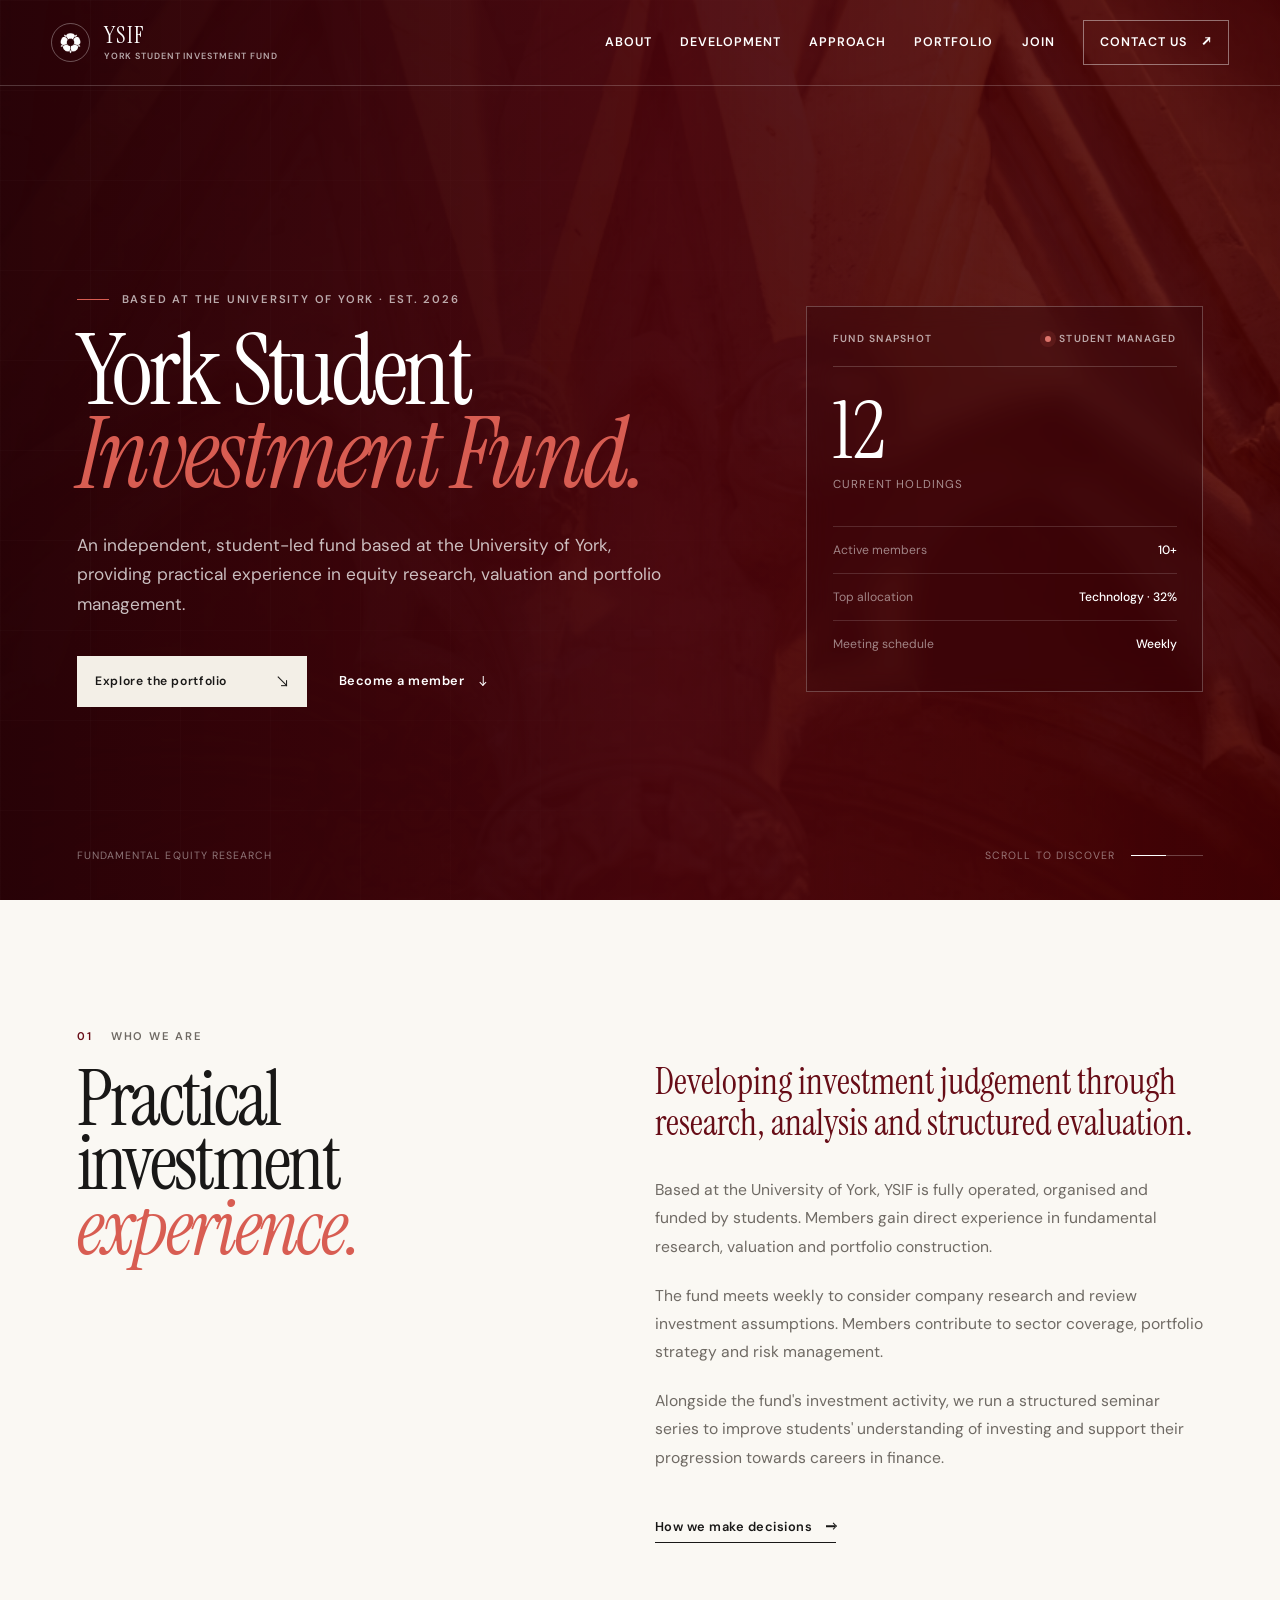
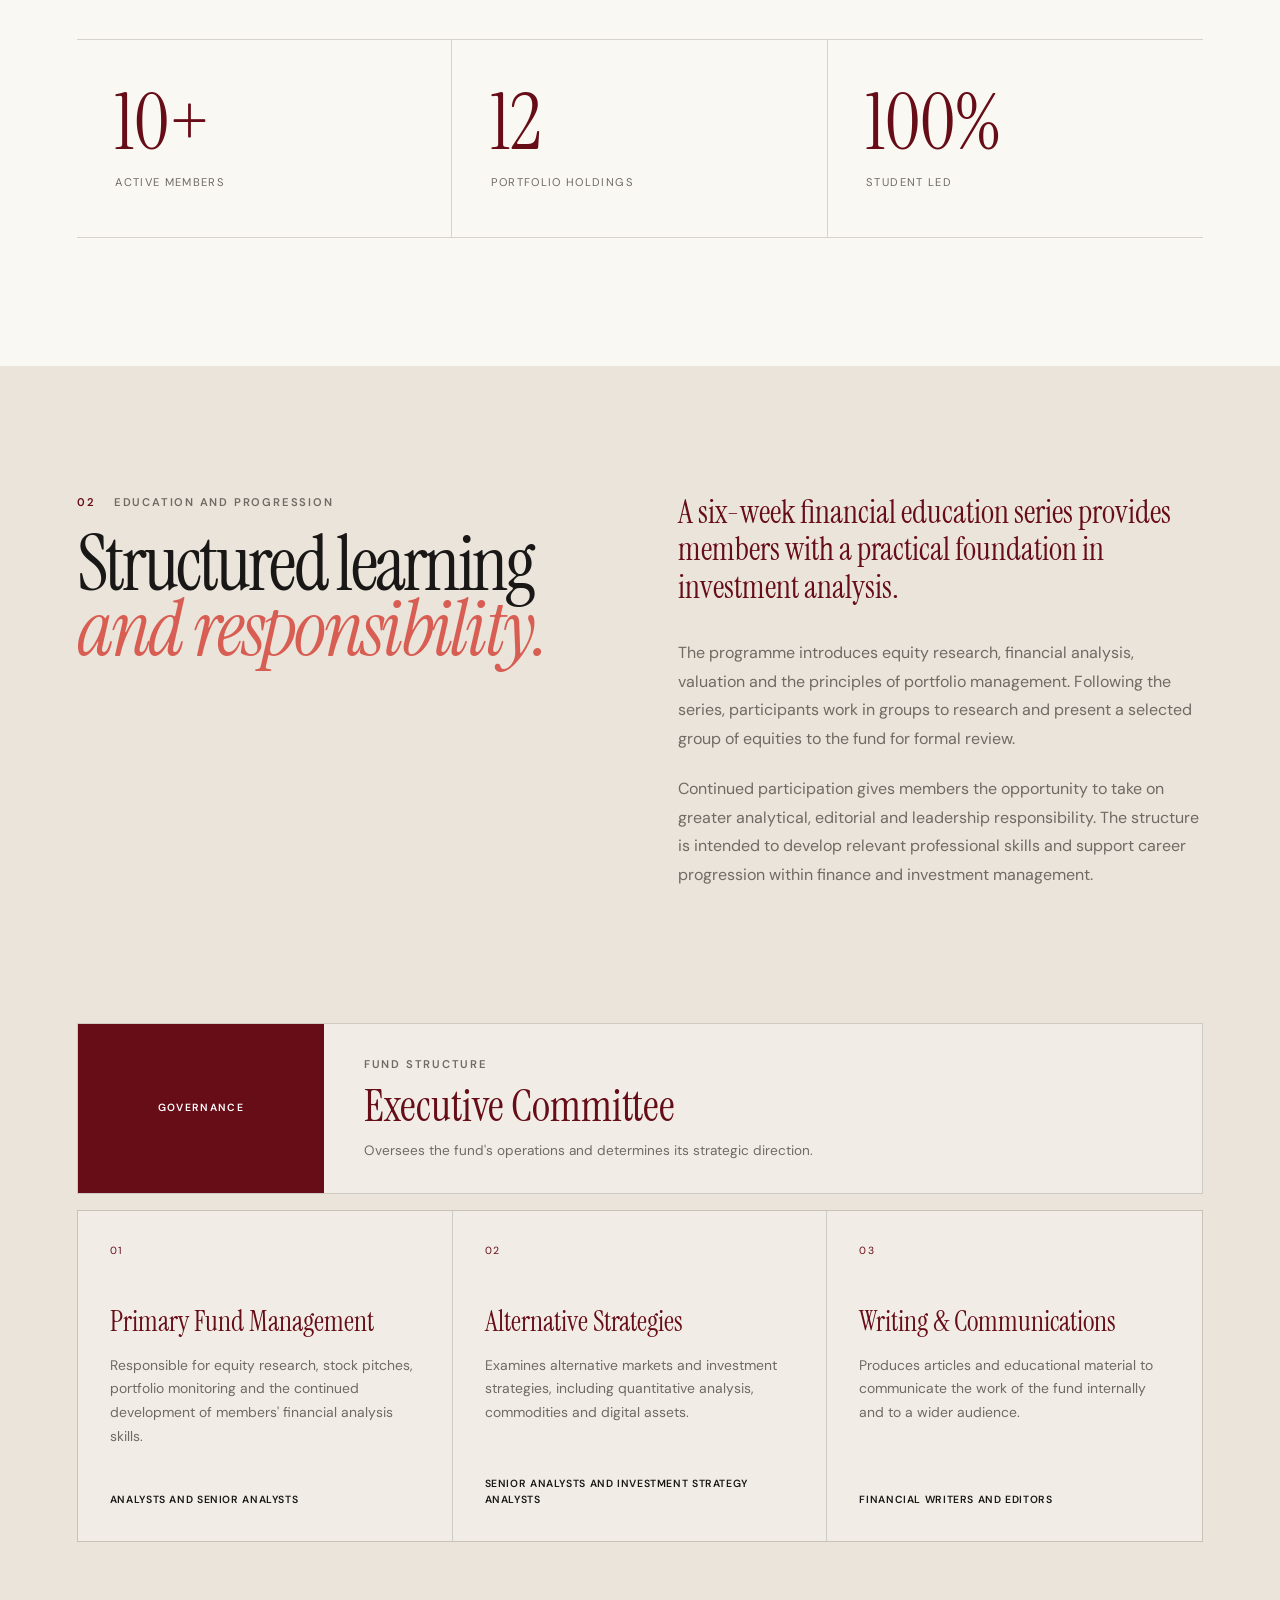
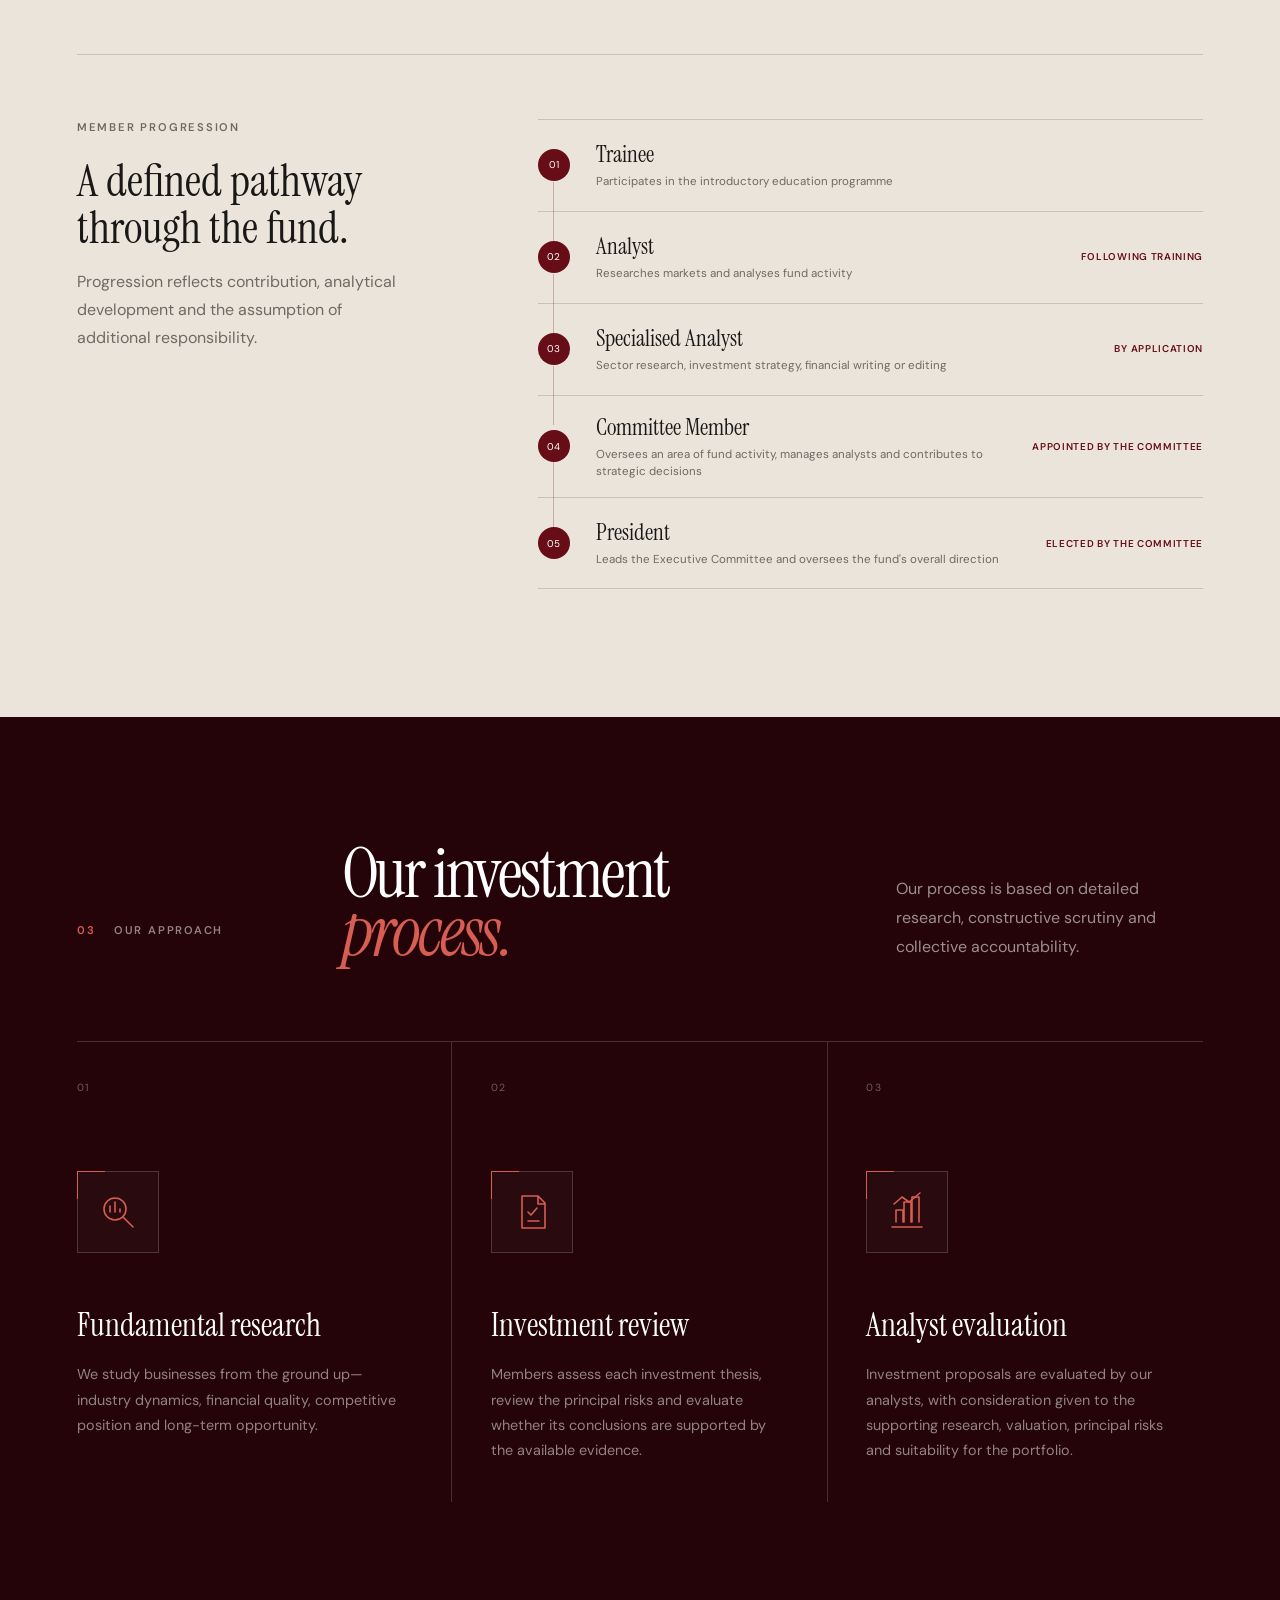
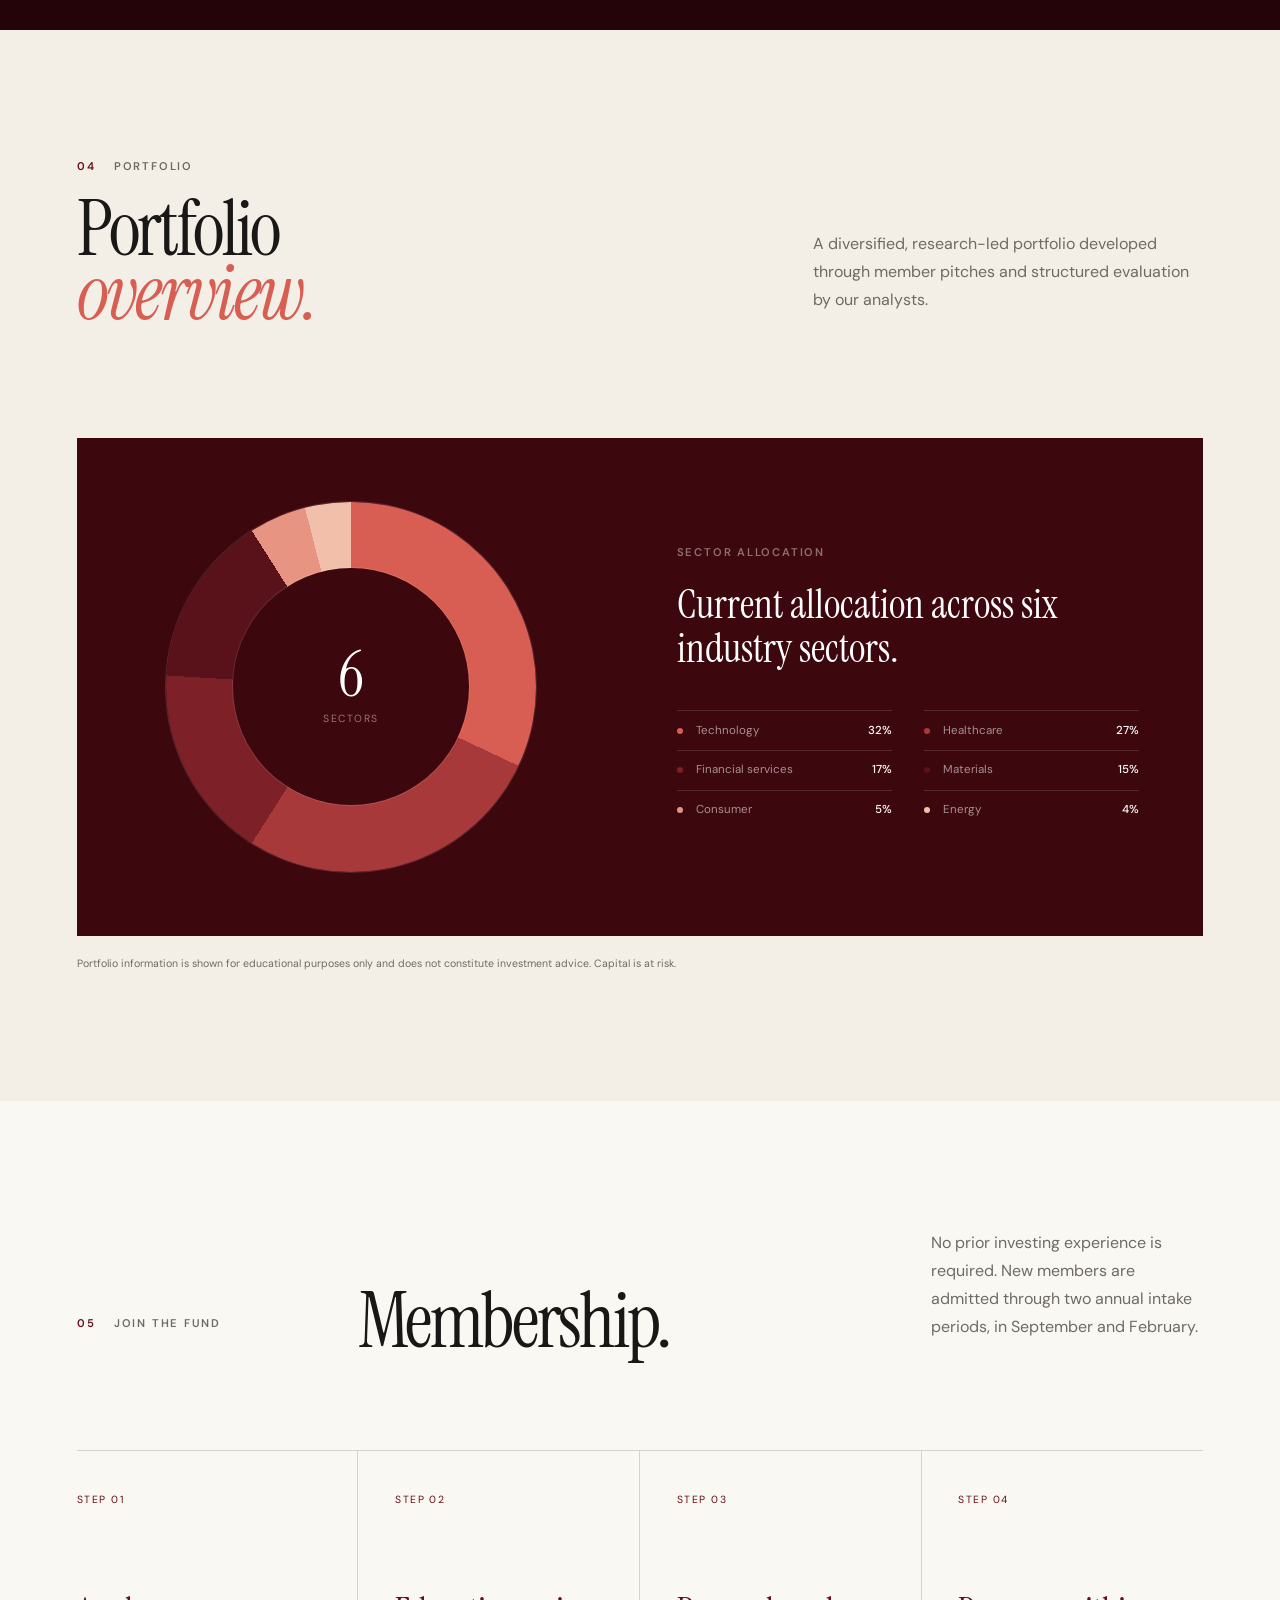
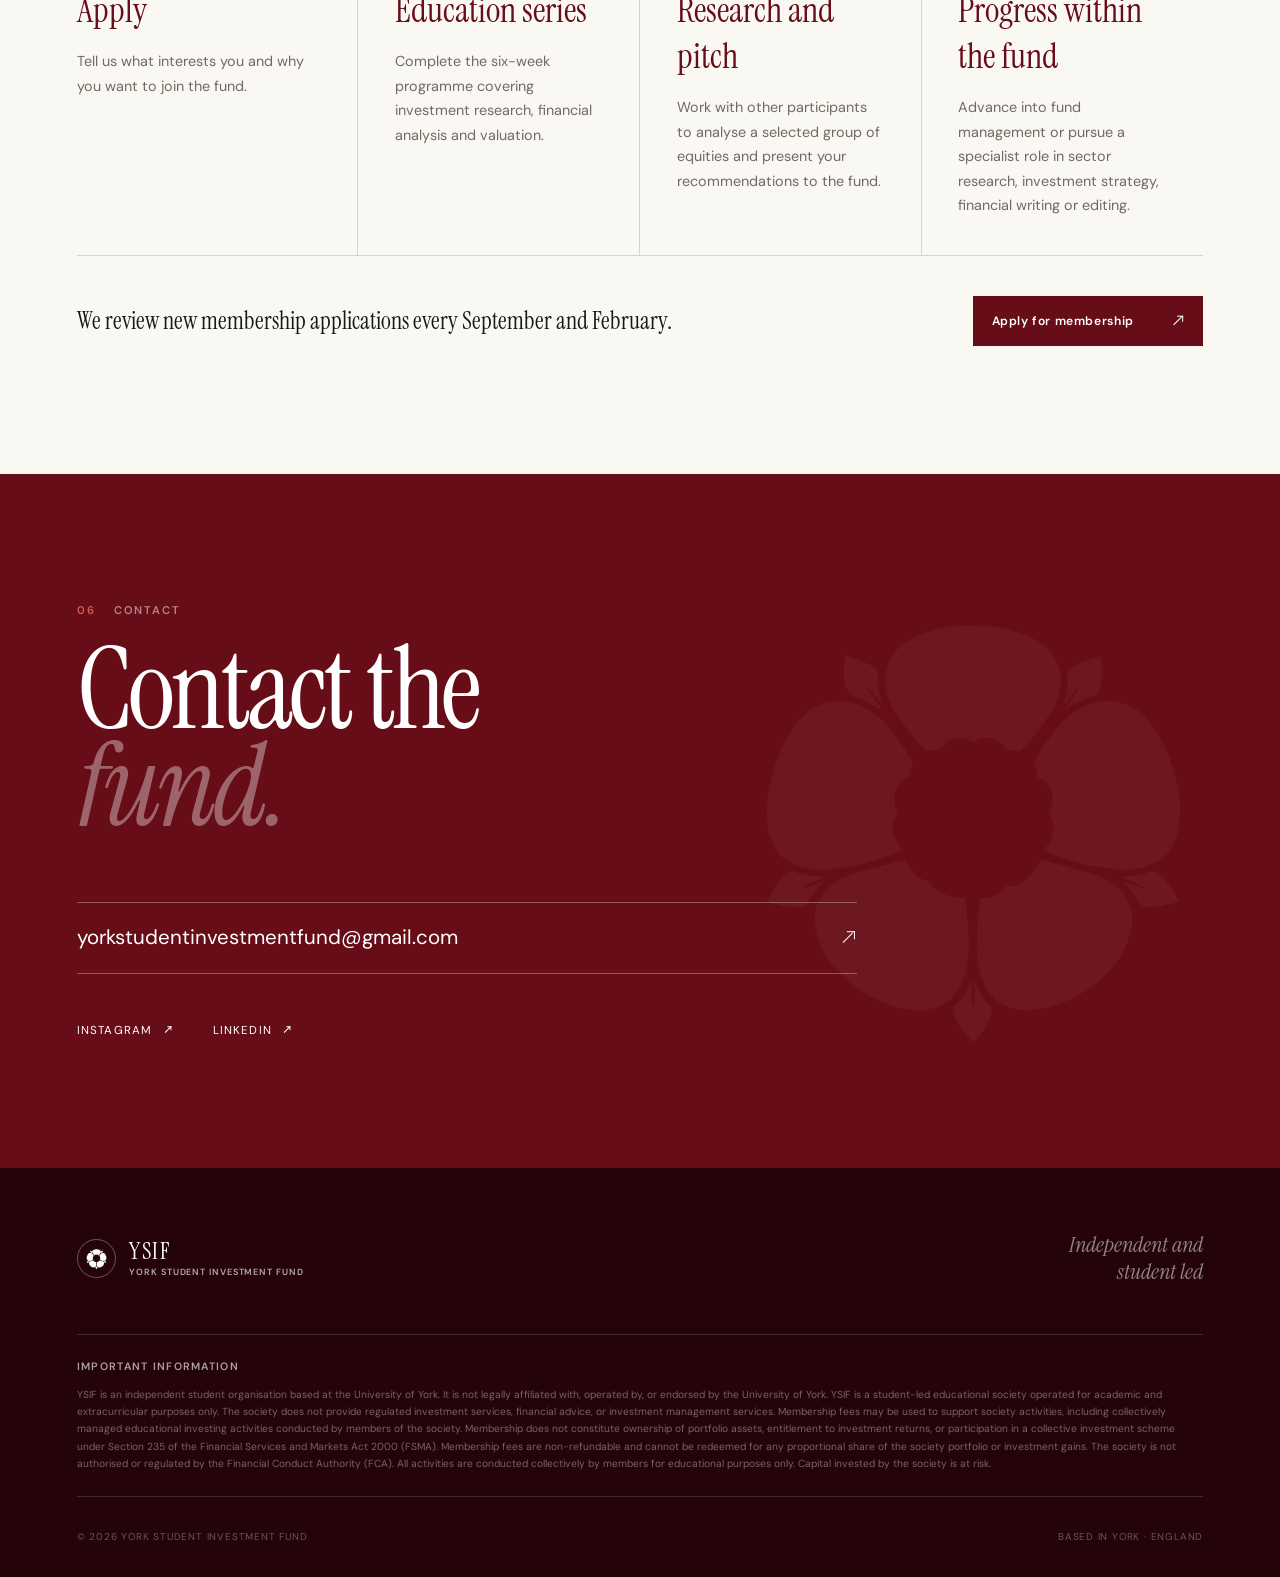
<file: index.html>
<!doctype html>
<html lang="en">
<head>
  <meta charset="UTF-8">
  <meta name="viewport" content="width=device-width, initial-scale=1.0">
  <meta name="description" content="York Student Investment Fund — a student-led fund developing practical investment experience at the University of York.">
  <meta name="theme-color" content="#5d0b12">
  <title>York Student Investment Fund</title>
  <link rel="icon" href="assets/favicon.png" type="image/png">
  <link rel="preconnect" href="https://fonts.googleapis.com">
  <link rel="preconnect" href="https://fonts.gstatic.com" crossorigin>
  <link href="https://fonts.googleapis.com/css2?family=DM+Sans:wght@400;500;600&amp;family=Instrument+Serif:ital@0;1&amp;display=swap" rel="stylesheet">
  <link rel="stylesheet" href="styles.css">
</head>
<body>
  <a class="skip-link" href="#main">Skip to content</a>

  <header class="site-header" data-header>
    <a class="brand" href="#top" aria-label="York Student Investment Fund home">
      <span class="brand-mark"><img src="assets/logo.png" alt=""></span>
      <span class="brand-copy">
        <strong>YSIF</strong>
        <small>York Student Investment Fund</small>
      </span>
    </a>
    <button class="menu-toggle" type="button" aria-expanded="false" aria-controls="site-nav" data-menu-toggle>
      <span></span><span></span><span></span><span class="sr-only">Open menu</span>
    </button>
    <nav class="site-nav" id="site-nav" aria-label="Primary" data-nav>
      <a href="#about">About</a>
      <a href="#development">Development</a>
      <a href="#approach">Approach</a>
      <a href="#portfolio">Portfolio</a>
      <a href="#join">Join</a>
      <a class="nav-cta" href="#contact">Contact us <span class="arrow-icon arrow-up-right" aria-hidden="true"></span></a>
    </nav>
  </header>

  <main id="main">
    <section class="hero" id="top">
      <div class="hero-photo" aria-hidden="true"></div>
      <div class="hero-grid"></div>
      <div class="hero-content">
        <p class="eyebrow reveal">Based at the University of York · Est. 2026</p>
        <h1 class="reveal">York Student<br><em>Investment Fund.</em></h1>
        <p class="hero-intro reveal">An independent, student-led fund based at the University of York, providing practical experience in equity research, valuation and portfolio management.</p>
        <div class="hero-actions reveal">
          <a class="button button-light" href="#portfolio">Explore the portfolio <span class="arrow-icon arrow-down-right" aria-hidden="true"></span></a>
          <a class="text-link" href="#join-application">Become a member <span class="arrow-icon arrow-down" aria-hidden="true"></span></a>
        </div>
      </div>

      <aside class="hero-card reveal" aria-label="Fund snapshot">
        <div class="card-topline"><span>Fund snapshot</span><span class="live-dot">Student managed</span></div>
        <div class="hero-stat"><strong data-count="12">12</strong><span>Current holdings</span></div>
        <div class="snapshot-row"><span>Active members</span><strong>10+</strong></div>
        <div class="snapshot-row"><span>Top allocation</span><strong>Technology · 32%</strong></div>
        <div class="snapshot-row"><span>Meeting schedule</span><strong>Weekly</strong></div>
      </aside>

      <div class="hero-foot">
        <span>Fundamental equity research</span>
        <a href="#about">Scroll to discover <span class="scroll-line"></span></a>
      </div>
    </section>

    <section class="about section-pad" id="about">
      <div class="section-heading reveal">
        <p class="kicker"><span>01</span> Who we are</p>
        <h2>Practical investment<br><em>experience.</em></h2>
      </div>
      <div class="about-copy reveal">
        <p class="lead">Developing investment judgement through research, analysis and structured evaluation.</p>
        <p>Based at the University of York, YSIF is fully operated, organised and funded by students. Members gain direct experience in fundamental research, valuation and portfolio construction.</p>
        <p>The fund meets weekly to consider company research and review investment assumptions. Members contribute to sector coverage, portfolio strategy and risk management.</p>
        <p>Alongside the fund's investment activity, we run a structured seminar series to improve students' understanding of investing and support their progression towards careers in finance.</p>
        <a class="inline-link" href="#approach">How we make decisions <span class="arrow-icon arrow-right" aria-hidden="true"></span></a>
      </div>
      <div class="about-stats reveal">
        <div><strong data-count="10" data-suffix="+">10+</strong><span>Active members</span></div>
        <div><strong data-count="12">12</strong><span>Portfolio holdings</span></div>
        <div><strong>100%</strong><span>Student led</span></div>
      </div>
    </section>

    <section class="development section-pad" id="development">
      <div class="development-head reveal">
        <div>
          <p class="kicker"><span>02</span> Education and progression</p>
          <h2>Structured learning<br><em>and responsibility.</em></h2>
        </div>
        <div class="development-summary">
          <p class="lead">A six-week financial education series provides members with a practical foundation in investment analysis.</p>
          <p>The programme introduces equity research, financial analysis, valuation and the principles of portfolio management. Following the series, participants work in groups to research and present a selected group of equities to the fund for formal review.</p>
          <p>Continued participation gives members the opportunity to take on greater analytical, editorial and leadership responsibility. The structure is intended to develop relevant professional skills and support career progression within finance and investment management.</p>
        </div>
      </div>

      <div class="structure-block reveal">
        <div class="structure-title">
          <span>Governance</span>
          <div>
            <p class="micro-label">Fund structure</p>
            <h3>Executive Committee</h3>
            <p>Oversees the fund's operations and determines its strategic direction.</p>
          </div>
        </div>
        <div class="structure-grid">
          <article>
            <span>01</span>
            <h4>Primary Fund Management</h4>
            <p>Responsible for equity research, stock pitches, portfolio monitoring and the continued development of members' financial analysis skills.</p>
            <small>Analysts and Senior Analysts</small>
          </article>
          <article>
            <span>02</span>
            <h4>Alternative Strategies</h4>
            <p>Examines alternative markets and investment strategies, including quantitative analysis, commodities and digital assets.</p>
            <small>Senior Analysts and Investment Strategy Analysts</small>
          </article>
          <article>
            <span>03</span>
            <h4>Writing &amp; Communications</h4>
            <p>Produces articles and educational material to communicate the work of the fund internally and to a wider audience.</p>
            <small>Financial Writers and Editors</small>
          </article>
        </div>
      </div>

      <div class="progression reveal">
        <div class="progression-intro">
          <p class="micro-label">Member progression</p>
          <h3>A defined pathway through the fund.</h3>
          <p>Progression reflects contribution, analytical development and the assumption of additional responsibility.</p>
        </div>
        <ol class="progression-path">
          <li><span>01</span><div><strong>Trainee</strong><small>Participates in the introductory education programme</small></div></li>
          <li><span>02</span><div><strong>Analyst</strong><small>Researches markets and analyses fund activity</small></div><em>Following training</em></li>
          <li><span>03</span><div><strong>Specialised Analyst</strong><small>Sector research, investment strategy, financial writing or editing</small></div><em>By application</em></li>
          <li><span>04</span><div><strong>Committee Member</strong><small>Oversees an area of fund activity, manages analysts and contributes to strategic decisions</small></div><em>Appointed by the Committee</em></li>
          <li><span>05</span><div><strong>President</strong><small>Leads the Executive Committee and oversees the fund's overall direction</small></div><em>Elected by the Committee</em></li>
        </ol>
      </div>
    </section>

    <section class="approach section-pad" id="approach">
      <div class="approach-intro reveal">
        <p class="kicker kicker-light"><span>03</span> Our approach</p>
        <h2>Our investment<br><em>process.</em></h2>
        <p>Our process is based on detailed research, constructive scrutiny and collective accountability.</p>
      </div>
      <div class="principles">
        <article class="principle reveal">
          <span class="principle-num">01</span>
          <div class="principle-icon" aria-hidden="true">
            <svg viewBox="0 0 48 48" fill="none">
              <circle cx="21" cy="21" r="11"></circle>
              <path d="M29 29l10 10M16 24v-6M21 24v-10M26 24v-3"></path>
            </svg>
          </div>
          <h3>Fundamental research</h3>
          <p>We study businesses from the ground up—industry dynamics, financial quality, competitive position and long-term opportunity.</p>
        </article>
        <article class="principle reveal">
          <span class="principle-num">02</span>
          <div class="principle-icon" aria-hidden="true">
            <svg viewBox="0 0 48 48" fill="none">
              <path d="M14 8h16l7 7v25H14zM30 8v8h7"></path>
              <path d="M20 24l3 3 6-7M20 33h11"></path>
            </svg>
          </div>
          <h3>Investment review</h3>
          <p>Members assess each investment thesis, review the principal risks and evaluate whether its conclusions are supported by the available evidence.</p>
        </article>
        <article class="principle reveal">
          <span class="principle-num">03</span>
          <div class="principle-icon" aria-hidden="true">
            <svg viewBox="0 0 48 48" fill="none">
              <path d="M9 39h30M13 34V22h7v12M21 34V14h7v20M29 34V9h7v25"></path>
              <path d="M11 16l8-7 7 5 11-9"></path>
            </svg>
          </div>
          <h3>Analyst evaluation</h3>
          <p>Investment proposals are evaluated by our analysts, with consideration given to the supporting research, valuation, principal risks and suitability for the portfolio.</p>
        </article>
      </div>
    </section>

    <section class="portfolio section-pad" id="portfolio">
      <div class="portfolio-head reveal">
        <div>
          <p class="kicker"><span>04</span> Portfolio</p>
          <h2>Portfolio<br><em>overview.</em></h2>
        </div>
        <p>A diversified, research-led portfolio developed through member pitches and structured evaluation by our analysts.</p>
      </div>

      <div class="allocation reveal">
        <div class="allocation-chart" role="img" aria-label="Portfolio sector allocation: Technology 32%, Healthcare 27%, Financial Services 17%, Materials 15%, Consumer 5%, Energy 4%">
          <div class="allocation-centre"><strong>6</strong><span>Sectors</span></div>
        </div>
        <div class="allocation-copy">
          <p class="micro-label">Sector allocation</p>
          <h3>Current allocation across six industry sectors.</h3>
          <div class="legend">
            <div><i class="c1"></i><span>Technology</span><strong>32%</strong></div>
            <div><i class="c2"></i><span>Healthcare</span><strong>27%</strong></div>
            <div><i class="c3"></i><span>Financial services</span><strong>17%</strong></div>
            <div><i class="c4"></i><span>Materials</span><strong>15%</strong></div>
            <div><i class="c5"></i><span>Consumer</span><strong>5%</strong></div>
            <div><i class="c6"></i><span>Energy</span><strong>4%</strong></div>
          </div>
        </div>
      </div>

      <p class="portfolio-note reveal">Portfolio information is shown for educational purposes only and does not constitute investment advice. Capital is at risk.</p>
    </section>

    <section class="join section-pad" id="join">
      <div class="join-heading reveal">
        <p class="kicker"><span>05</span> Join the fund</p>
        <h2>Membership.</h2>
        <p>No prior investing experience is required. New members are admitted through two annual intake periods, in September and February.</p>
      </div>
      <div class="join-steps">
        <article class="join-step reveal">
          <span>Step 01</span><h3>Apply</h3>
          <p>Tell us what interests you and why you want to join the fund.</p>
        </article>
        <article class="join-step reveal">
          <span>Step 02</span><h3>Education series</h3>
          <p>Complete the six-week programme covering investment research, financial analysis and valuation.</p>
        </article>
        <article class="join-step reveal">
          <span>Step 03</span><h3>Research and pitch</h3>
          <p>Work with other participants to analyse a selected group of equities and present your recommendations to the fund.</p>
        </article>
        <article class="join-step reveal">
          <span>Step 04</span><h3>Progress within the fund</h3>
          <p>Advance into fund management or pursue a specialist role in sector research, investment strategy, financial writing or editing.</p>
        </article>
      </div>
      <div class="join-cta reveal" id="join-application">
        <p>We review new membership applications every September and February.</p>
        <a class="button button-burgundy" href="https://docs.google.com/forms/d/e/1FAIpQLScsEZROIhG37NounwCizdPQ0LRBqoYuk6j4_01O0-hogD96ww/viewform?usp=publish-editor" target="_blank" rel="noreferrer">Apply for membership <span class="arrow-icon arrow-up-right" aria-hidden="true"></span></a>
      </div>
    </section>

    <section class="contact section-pad" id="contact">
      <div class="contact-mark"><img src="assets/logo.png" alt=""></div>
      <p class="kicker kicker-light reveal"><span>06</span> Contact</p>
      <h2 class="reveal">Contact the<br><em>fund.</em></h2>
      <a class="contact-email reveal" href="mailto:yorkstudentinvestmentfund@gmail.com">yorkstudentinvestmentfund@gmail.com <span class="arrow-icon arrow-up-right" aria-hidden="true"></span></a>
      <div class="social-links reveal">
        <a href="https://www.instagram.com/ysif_york/" target="_blank" rel="noreferrer">Instagram <span class="arrow-icon arrow-up-right" aria-hidden="true"></span></a>
        <a href="https://www.linkedin.com/company/york-student-investment-fund/" target="_blank" rel="noreferrer">LinkedIn <span class="arrow-icon arrow-up-right" aria-hidden="true"></span></a>
      </div>
    </section>
  </main>

  <footer class="footer">
    <div class="footer-top">
      <a class="brand footer-brand" href="#top">
        <span class="brand-mark"><img src="assets/logo.png" alt=""></span>
        <span class="brand-copy"><strong>YSIF</strong><small>York Student Investment Fund</small></span>
      </a>
      <p>Independent and<br>student led</p>
    </div>
    <div class="disclaimer">
      <h2>Important information</h2>
      <p>YSIF is an independent student organisation based at the University of York. It is not legally affiliated with, operated by, or endorsed by the University of York. YSIF is a student-led educational society operated for academic and extracurricular purposes only. The society does not provide regulated investment services, financial advice, or investment management services. Membership fees may be used to support society activities, including collectively managed educational investing activities conducted by members of the society. Membership does not constitute ownership of portfolio assets, entitlement to investment returns, or participation in a collective investment scheme under Section 235 of the Financial Services and Markets Act 2000 (FSMA). Membership fees are non-refundable and cannot be redeemed for any proportional share of the society portfolio or investment gains. The society is not authorised or regulated by the Financial Conduct Authority (FCA). All activities are conducted collectively by members for educational purposes only. Capital invested by the society is at risk.</p>
    </div>
    <div class="footer-bottom"><span>© 2026 York Student Investment Fund</span><span>Based in York · England</span></div>
  </footer>

  <script src="script.js"></script>
</body>
</html>
</file>
<file: styles.css>
:root {
  --burgundy: #670d17;
  --burgundy-dark: #3d070e;
  --burgundy-deep: #240408;
  --coral: #d85d52;
  --ivory: #f3efe7;
  --paper: #faf8f3;
  --ink: #191817;
  --muted: #6f6a64;
  --line: rgba(25,24,23,.16);
  --serif: "Instrument Serif", Georgia, serif;
  --sans: "DM Sans", Arial, sans-serif;
}

*, *::before, *::after { box-sizing: border-box; }
html { scroll-behavior: smooth; }
body { margin: 0; background: var(--paper); color: var(--ink); font-family: var(--sans); font-size: 16px; line-height: 1.55; }
body.menu-open { overflow: hidden; }
a { color: inherit; }
img { display: block; max-width: 100%; }
button, a { -webkit-tap-highlight-color: transparent; }
.sr-only { position: absolute; width: 1px; height: 1px; padding: 0; margin: -1px; overflow: hidden; clip: rect(0,0,0,0); white-space: nowrap; border: 0; }
.skip-link { position: fixed; top: -100px; left: 1rem; z-index: 1000; padding: .8rem 1rem; background: #fff; color: #000; }
.skip-link:focus { top: 1rem; }

.site-header { position: fixed; z-index: 100; top: 0; left: 0; width: 100%; height: 86px; padding: 0 clamp(1.25rem,4vw,4.75rem); display: flex; align-items: center; justify-content: space-between; color: #fff; border-bottom: 1px solid rgba(255,255,255,.2); transition: background .35s, height .35s, color .35s, border-color .35s; }
.site-header.scrolled { height: 72px; background: rgba(250,248,243,.94); color: var(--ink); border-color: var(--line); backdrop-filter: blur(18px); }
.brand { display: inline-flex; align-items: center; gap: .85rem; text-decoration: none; }
.brand-mark { width: 39px; height: 39px; display: grid; place-items: center; border: 1px solid rgba(255,255,255,.32); border-radius: 50%; }
.brand-mark img { width: 23px; height: 23px; object-fit: contain; }
.site-header.scrolled .brand-mark { background: var(--burgundy); border-color: var(--burgundy); }
.brand-copy { display: grid; line-height: 1.05; }
.brand-copy strong { font: 400 1.45rem/1 var(--serif); letter-spacing: .06em; }
.brand-copy small { margin-top: .28rem; font-size: .56rem; font-weight: 600; letter-spacing: .1em; text-transform: uppercase; opacity: .65; }
.site-nav { display: flex; align-items: center; gap: clamp(1.2rem,2.2vw,2.6rem); }
.site-nav a { position: relative; text-decoration: none; font-size: .78rem; font-weight: 600; letter-spacing: .08em; text-transform: uppercase; }
.site-nav > a:not(.nav-cta)::after { content: ""; position: absolute; right: 0; bottom: -.5rem; left: 0; height: 1px; background: currentColor; transform: scaleX(0); transform-origin: right; transition: transform .25s; }
.site-nav > a:hover::after, .site-nav > a.active::after { transform: scaleX(1); transform-origin: left; }
.nav-cta { padding: .75rem 1rem; border: 1px solid rgba(255,255,255,.42); }
.site-header.scrolled .nav-cta { border-color: var(--line); }
.arrow-icon { position: relative; display: inline-block; width: .86em; height: .86em; margin-left: .65rem; color: currentColor; vertical-align: -.08em; transform: rotate(var(--arrow-angle, 0deg)); }
.arrow-icon::before { content: ""; position: absolute; top: 50%; left: 9%; width: 82%; height: 1.5px; background: currentColor; transform: translateY(-50%); }
.arrow-icon::after { content: ""; position: absolute; top: 50%; right: 6%; width: .38em; height: .38em; border-top: 1.5px solid currentColor; border-right: 1.5px solid currentColor; transform: translateY(-50%) rotate(45deg); }
.arrow-right { --arrow-angle: 0deg; }
.arrow-down-right { --arrow-angle: 45deg; }
.arrow-down { --arrow-angle: 90deg; }
.arrow-up-right { --arrow-angle: -45deg; }
.menu-toggle { display: none; width: 42px; height: 42px; border: 0; background: transparent; color: inherit; }
.menu-toggle > span:not(.sr-only) { display: block; width: 22px; height: 1px; margin: 5px auto; background: currentColor; transition: .25s; }

.hero { position: relative; min-height: 820px; height: min(920px,100svh); overflow: hidden; display: grid; grid-template-columns: minmax(0,1fr) minmax(330px,31vw); grid-template-rows: 1fr auto; padding: 150px clamp(1.25rem,6vw,7.5rem) 36px; color: #fff; background: var(--burgundy-dark); }
.hero::after { content: ""; position: absolute; inset: 0; z-index: 1; background: linear-gradient(90deg, rgba(37,2,7,.94) 0%, rgba(67,5,13,.82) 52%, rgba(44,3,8,.46) 100%); }
.hero-photo { position: absolute; inset: 0; background: url("assets/ysif-background.png") 74% center/cover no-repeat; transform: scale(1.04); animation: heroZoom 12s ease-out both; }
@keyframes heroZoom { to { transform: scale(1); } }
.hero-grid { position: absolute; z-index: 2; inset: 0; opacity: .14; background-image: linear-gradient(rgba(255,255,255,.13) 1px,transparent 1px),linear-gradient(90deg,rgba(255,255,255,.13) 1px,transparent 1px); background-size: 90px 90px; mask-image: linear-gradient(90deg,#000,transparent 78%); }
.hero-content { position: relative; z-index: 3; align-self: center; max-width: 820px; padding-right: 4rem; }
.eyebrow, .kicker, .micro-label { margin: 0 0 1.35rem; font-size: .7rem; font-weight: 600; letter-spacing: .16em; text-transform: uppercase; }
.eyebrow { color: rgba(255,255,255,.66); }
.eyebrow::before { content: ""; display: inline-block; width: 32px; height: 1px; margin: 0 .8rem .2rem 0; background: var(--coral); }
.hero h1, h2 { margin: 0; font: 400 clamp(4.2rem,7.7vw,8.4rem)/.84 var(--serif); letter-spacing: -.035em; }
.hero h1 em, h2 em { font-weight: 400; color: var(--coral); }
.hero-intro { max-width: 590px; margin: 2.2rem 0 0; color: rgba(255,255,255,.74); font-size: clamp(1rem,1.35vw,1.18rem); line-height: 1.7; }
.hero-actions { display: flex; align-items: center; gap: 2rem; margin-top: 2.3rem; }
.button { display: inline-flex; align-items: center; justify-content: space-between; min-width: 230px; padding: 1rem 1.15rem; text-decoration: none; font-size: .76rem; font-weight: 600; letter-spacing: .05em; transition: transform .25s, background .25s, color .25s; }
.button:hover { transform: translateY(-3px); }
.button .arrow-icon { font-size: 1rem; }
.button-light { color: var(--ink); background: var(--ivory); }
.text-link, .inline-link { text-decoration: none; font-size: .8rem; font-weight: 600; letter-spacing: .04em; }
.text-link .arrow-icon, .inline-link .arrow-icon { margin-left: .6rem; transition: transform .25s; }
.text-link:hover .arrow-icon, .inline-link:hover .arrow-icon { transform: rotate(var(--arrow-angle, 0deg)) translateX(5px); }
.hero-card { position: relative; z-index: 3; align-self: center; padding: 1.5rem 1.6rem; border: 1px solid rgba(255,255,255,.24); background: rgba(45,3,9,.36); backdrop-filter: blur(12px); }
.card-topline { display: flex; justify-content: space-between; padding-bottom: 1.25rem; border-bottom: 1px solid rgba(255,255,255,.18); color: rgba(255,255,255,.64); font-size: .64rem; font-weight: 600; letter-spacing: .12em; text-transform: uppercase; }
.live-dot::before { content: ""; display: inline-block; width: 6px; height: 6px; margin-right: .5rem; border-radius: 50%; background: #dc746b; box-shadow: 0 0 0 5px rgba(216,93,82,.12); }
.hero-stat { display: grid; padding: 2rem 0; }
.hero-stat strong { font: 400 5rem/.8 var(--serif); }
.hero-stat span { margin-top: .8rem; color: rgba(255,255,255,.55); font-size: .72rem; text-transform: uppercase; letter-spacing: .1em; }
.snapshot-row { display: flex; justify-content: space-between; gap: 1rem; padding: .85rem 0; border-top: 1px solid rgba(255,255,255,.14); font-size: .76rem; }
.snapshot-row span { color: rgba(255,255,255,.5); }
.snapshot-row strong { font-weight: 500; text-align: right; }
.hero-foot { position: relative; z-index: 3; grid-column: 1/-1; display: flex; justify-content: space-between; align-items: center; color: rgba(255,255,255,.45); font-size: .66rem; letter-spacing: .1em; text-transform: uppercase; }
.hero-foot a { display: flex; align-items: center; text-decoration: none; }
.scroll-line { display: inline-block; width: 72px; height: 1px; margin-left: 1rem; overflow: hidden; background: rgba(255,255,255,.25); }
.scroll-line::after { content: ""; display: block; width: 35px; height: 1px; background: #fff; animation: scroll 2s infinite ease-in-out; }
@keyframes scroll { from { transform: translateX(-35px); } to { transform: translateX(72px); } }

.section-pad { padding: clamp(5rem,10vw,9rem) clamp(1.25rem,6vw,7.5rem); }
.kicker { color: var(--muted); }
.kicker span { display: inline-block; margin-right: .85rem; color: var(--burgundy); }
.about { display: grid; grid-template-columns: minmax(260px,.82fr) minmax(320px,1fr); column-gap: clamp(4rem,10vw,11rem); row-gap: 6rem; background: var(--paper); }
.section-heading h2, .portfolio h2, .join h2 { font-size: clamp(3.7rem,6vw,7rem); }
.about-copy { padding-top: 2.1rem; }
.about-copy .lead { margin: 0 0 2rem; color: var(--burgundy); font: 400 clamp(1.8rem,2.8vw,2.65rem)/1.15 var(--serif); }
.about-copy > p:not(.lead) { color: var(--muted); max-width: 640px; margin: 0 0 1.3rem; font-size: .98rem; line-height: 1.8; }
.inline-link { display: inline-block; margin-top: 1.5rem; padding-bottom: .35rem; border-bottom: 1px solid var(--ink); }
.about-stats { grid-column: 1/-1; display: grid; grid-template-columns: repeat(3,1fr); border-top: 1px solid var(--line); border-bottom: 1px solid var(--line); }
.about-stats > div { padding: 2.8rem clamp(1.2rem,3vw,3rem); border-right: 1px solid var(--line); }
.about-stats > div:last-child { border: 0; }
.about-stats strong { display: block; color: var(--burgundy); font: 400 clamp(3.8rem,6vw,6.5rem)/1 var(--serif); }
.about-stats span { display: block; margin-top: .8rem; color: var(--muted); font-size: .7rem; letter-spacing: .12em; text-transform: uppercase; }

.development { background: #eae4da; }
.development-head { display: grid; grid-template-columns: minmax(320px,.9fr) minmax(360px,1fr); gap: clamp(4rem,10vw,11rem); align-items: start; }
.development h2 { font-size: clamp(3.7rem,6vw,7rem); }
.development-summary .lead { margin: 0 0 2rem; color: var(--burgundy); font: 400 clamp(1.65rem,2.5vw,2.35rem)/1.18 var(--serif); }
.development-summary > p:not(.lead) { margin: 0 0 1.3rem; color: var(--muted); line-height: 1.8; }
.structure-block { margin-top: 7rem; }
.structure-title { display: grid; grid-template-columns: minmax(110px,.28fr) 1fr; align-items: stretch; border: 1px solid var(--line); background: rgba(250,248,243,.5); }
.structure-title > span { display: grid; place-items: center; padding: 2rem 1rem; color: #fff; background: var(--burgundy); font-size: .65rem; font-weight: 600; letter-spacing: .13em; text-transform: uppercase; }
.structure-title > div { padding: 2rem 2.5rem; }
.structure-title .micro-label { margin-bottom: .7rem; color: var(--muted); }
.structure-title h3 { margin: 0; color: var(--burgundy); font: 400 clamp(2rem,3.4vw,3.4rem)/1.05 var(--serif); }
.structure-title > div > p:last-child { margin: .6rem 0 0; color: var(--muted); font-size: .85rem; }
.structure-grid { display: grid; grid-template-columns: repeat(3,1fr); margin-top: 1rem; border: 1px solid var(--line); }
.structure-grid article { min-height: 330px; display: flex; flex-direction: column; padding: 2rem; border-right: 1px solid var(--line); background: rgba(250,248,243,.5); }
.structure-grid article:last-child { border: 0; }
.structure-grid article > span { color: var(--burgundy); font-size: .65rem; letter-spacing: .14em; }
.structure-grid h4 { margin: 3rem 0 1rem; color: var(--burgundy); font: 400 1.75rem/1.1 var(--serif); }
.structure-grid p { margin: 0; color: var(--muted); font-size: .87rem; line-height: 1.7; }
.structure-grid small { margin-top: auto; padding-top: 2rem; color: var(--ink); font-size: .65rem; font-weight: 600; letter-spacing: .06em; text-transform: uppercase; }
.progression { display: grid; grid-template-columns: .7fr 1.3fr; gap: clamp(3rem,8vw,8rem); margin-top: 7rem; padding-top: 4rem; border-top: 1px solid var(--line); }
.progression-intro h3 { margin: 0 0 1rem; font: 400 clamp(2.2rem,3.5vw,3.5rem)/1.05 var(--serif); }
.progression-intro > p:last-child { max-width: 340px; color: var(--muted); line-height: 1.75; }
.progression-path { margin: 0; padding: 0; list-style: none; counter-reset: progression; }
.progression-path li { position: relative; display: grid; grid-template-columns: 42px minmax(0,1fr) auto; gap: 1rem; align-items: center; min-height: 92px; padding: 1rem 0; border-top: 1px solid var(--line); }
.progression-path li:last-child { border-bottom: 1px solid var(--line); }
.progression-path li > span { width: 32px; height: 32px; display: grid; place-items: center; color: #fff; background: var(--burgundy); border-radius: 50%; font-size: .62rem; }
.progression-path li > span::after { content: ""; position: absolute; top: 62px; bottom: -30px; left: 15px; width: 1px; background: rgba(103,13,23,.25); }
.progression-path li:last-child > span::after { display: none; }
.progression-path strong { display: block; font: 400 1.45rem var(--serif); }
.progression-path small { display: block; margin-top: .25rem; color: var(--muted); font-size: .72rem; }
.progression-path em { color: var(--burgundy); font-size: .62rem; font-style: normal; font-weight: 600; letter-spacing: .07em; text-transform: uppercase; text-align: right; }

.approach { color: #fff; background: var(--burgundy-deep); }
.approach-intro { display: grid; grid-template-columns: .6fr 1.4fr .85fr; gap: 3rem; align-items: end; padding-bottom: 5rem; }
.kicker-light { color: rgba(255,255,255,.5); }
.kicker-light span { color: var(--coral); }
.approach-intro h2 { font-size: clamp(3.4rem,5.4vw,6.2rem); }
.approach-intro > p:last-child { max-width: 330px; margin: 0; color: rgba(255,255,255,.55); line-height: 1.8; }
.principles { display: grid; grid-template-columns: repeat(3,1fr); border-top: 1px solid rgba(255,255,255,.17); }
.principle { position: relative; min-height: 390px; padding: 2rem 2.4rem 2.4rem 0; border-right: 1px solid rgba(255,255,255,.17); }
.principle + .principle { padding-left: 2.4rem; }
.principle:last-child { border: 0; }
.principle-num { color: rgba(255,255,255,.35); font-size: .65rem; letter-spacing: .15em; }
.principle-icon { position: relative; width: 82px; height: 82px; display: grid; place-items: center; margin: 4.5rem 0 3.2rem; border: 1px solid rgba(255,255,255,.18); background: rgba(255,255,255,.025); transition: border-color .25s ease, background .25s ease, transform .25s ease; }
.principle-icon::before { content: ""; position: absolute; top: -1px; left: -1px; width: 28px; height: 1px; background: var(--coral); }
.principle-icon::after { content: ""; position: absolute; top: -1px; left: -1px; width: 1px; height: 28px; background: var(--coral); }
.principle-icon svg { width: 48px; height: 48px; stroke: var(--coral); stroke-width: 1.6; stroke-linecap: round; stroke-linejoin: round; }
.principle:hover .principle-icon { transform: translateY(-3px); border-color: rgba(216,93,82,.5); background: rgba(216,93,82,.05); }
.principle h3 { margin: 0 0 1rem; font: 400 2rem var(--serif); }
.principle p { max-width: 330px; margin: 0; color: rgba(255,255,255,.5); font-size: .9rem; line-height: 1.75; }

.portfolio { background: var(--ivory); }
.portfolio-head { display: flex; justify-content: space-between; align-items: end; gap: 4rem; }
.portfolio-head > p { max-width: 390px; margin: 0 0 .7rem; color: var(--muted); line-height: 1.75; }
.allocation { display: grid; grid-template-columns: 1fr 1.1fr; gap: clamp(3rem,9vw,9rem); align-items: center; margin-top: 7rem; padding: clamp(2rem,5vw,4.5rem); color: #fff; background: var(--burgundy-dark); }
.allocation-chart { position: relative; justify-self: center; width: min(29vw,370px); aspect-ratio: 1; border-radius: 50%; background: conic-gradient(#d85d52 0 32%,#a8393b 32% 59%,#7e2028 59% 76%,#59111a 76% 91%,#e79582 91% 96%,#f2c0aa 96% 100%); box-shadow: 0 0 0 1px rgba(255,255,255,.12); }
.allocation-chart::after { content: ""; position: absolute; inset: 18%; border-radius: 50%; background: var(--burgundy-dark); box-shadow: 0 0 0 1px rgba(255,255,255,.1); }
.allocation-centre { position: absolute; z-index: 2; inset: 0; display: grid; place-content: center; text-align: center; }
.allocation-centre strong { font: 400 4rem/.9 var(--serif); }
.allocation-centre span { margin-top: .5rem; color: rgba(255,255,255,.45); font-size: .65rem; text-transform: uppercase; letter-spacing: .14em; }
.micro-label { color: var(--muted); }
.allocation .micro-label { color: rgba(255,255,255,.42); }
.allocation h3 { max-width: 500px; margin: 0 0 2.5rem; font: 400 clamp(2rem,3.1vw,3.2rem)/1.1 var(--serif); }
.legend { display: grid; grid-template-columns: 1fr 1fr; column-gap: 2rem; }
.legend > div { display: grid; grid-template-columns: 8px 1fr auto; align-items: center; gap: .7rem; padding: .65rem 0; border-top: 1px solid rgba(255,255,255,.13); font-size: .72rem; }
.legend i { width: 6px; height: 6px; border-radius: 50%; }
.legend span { color: rgba(255,255,255,.55); }
.legend strong { font-weight: 500; }
.c1 { background:#d85d52 }.c2 { background:#a8393b }.c3 { background:#7e2028 }.c4 { background:#59111a }.c5 { background:#e79582 }.c6 { background:#f2c0aa }
.portfolio-note { margin: 1.3rem 0 0; color: var(--muted); font-size: .66rem; }

.join { background: var(--paper); }
.join-heading { display: grid; grid-template-columns: .6fr 1.35fr .7fr; gap: 3rem; align-items: end; }
.join-heading > p:last-child { margin: 0 0 .8rem; color: var(--muted); line-height: 1.75; }
.join-steps { display: grid; grid-template-columns: repeat(4,1fr); margin-top: 6rem; border-top: 1px solid var(--line); border-bottom: 1px solid var(--line); }
.join-step { min-height: 290px; padding: 2.2rem 2.3rem 2.3rem 0; border-right: 1px solid var(--line); }
.join-step + .join-step { padding-left: 2.3rem; }
.join-step:last-child { border: 0; }
.join-step > span { color: var(--burgundy); font-size: .65rem; letter-spacing: .14em; text-transform: uppercase; }
.join-step h3 { margin: 4.8rem 0 1rem; color: var(--burgundy); font: 400 2.2rem var(--serif); }
.join-step p { max-width: 310px; margin: 0; color: var(--muted); font-size: .9rem; line-height: 1.7; }
.join-cta { display: flex; justify-content: space-between; align-items: center; padding-top: 2.5rem; scroll-margin-top: 110px; }
.join-cta p { margin: 0; font: 400 1.5rem var(--serif); }
.button-burgundy { color: #fff; background: var(--burgundy); }

.contact { position: relative; overflow: hidden; color: #fff; background: var(--burgundy); }
.contact-mark { position: absolute; top: 50%; right: 5%; width: min(38vw,520px); opacity: .045; transform: translateY(-50%); }
.contact h2 { position: relative; font-size: clamp(4.5rem,9vw,10rem); }
.contact h2 em { color: #fff; opacity: .36; }
.contact-email { position: relative; display: flex; justify-content: space-between; align-items: center; max-width: 780px; margin-top: 4.2rem; padding: 1.2rem 0; border-top: 1px solid rgba(255,255,255,.3); border-bottom: 1px solid rgba(255,255,255,.3); text-decoration: none; font-size: clamp(.9rem,1.6vw,1.3rem); }
.social-links { position: relative; display: flex; gap: 2.5rem; margin-top: 3rem; }
.social-links a { text-decoration: none; font-size: .72rem; letter-spacing: .1em; text-transform: uppercase; }
.social-links .arrow-icon { margin-left: .4rem; }

.footer { padding: 4rem clamp(1.25rem,6vw,7.5rem) 2rem; color: #fff; background: var(--burgundy-deep); }
.footer-top { display: flex; justify-content: space-between; align-items: center; padding-bottom: 3rem; }
.footer-top > p { margin: 0; color: rgba(255,255,255,.5); font: italic 1.4rem/1.2 var(--serif); text-align: right; }
.disclaimer { padding: 1.5rem 0; border-top: 1px solid rgba(255,255,255,.15); border-bottom: 1px solid rgba(255,255,255,.15); }
.disclaimer h2 { margin: 0 0 .8rem; color: rgba(255,255,255,.62); font: 600 .67rem var(--sans); text-transform: uppercase; letter-spacing: .12em; }
.disclaimer p { max-width: 1100px; margin: 0; color: rgba(255,255,255,.38); font-size: .64rem; line-height: 1.7; }
.footer-bottom { display: flex; justify-content: space-between; padding-top: 2rem; color: rgba(255,255,255,.32); font-size: .62rem; letter-spacing: .08em; text-transform: uppercase; }

.reveal { opacity: 0; transform: translateY(28px); transition: opacity .75s ease, transform .75s cubic-bezier(.22,1,.36,1); }
.reveal.in-view { opacity: 1; transform: translateY(0); }
.principles .reveal:nth-child(2), .join-steps .reveal:nth-child(2) { transition-delay: .1s; }
.principles .reveal:nth-child(3), .join-steps .reveal:nth-child(3) { transition-delay: .2s; }
.join-steps .reveal:nth-child(4) { transition-delay: .3s; }

@media (max-width: 960px) {
  .site-header { height: 74px; }
  .menu-toggle { display: block; position: relative; z-index: 2; }
  .menu-open .menu-toggle > span:nth-child(1) { transform: translateY(6px) rotate(45deg); }
  .menu-open .menu-toggle > span:nth-child(2) { opacity: 0; }
  .menu-open .menu-toggle > span:nth-child(3) { transform: translateY(-6px) rotate(-45deg); }
  .site-nav { position: fixed; inset: 0; display: flex; flex-direction: column; align-items: flex-start; justify-content: center; gap: 1.5rem; padding: 6rem 2rem; color: #fff; background: var(--burgundy-deep); transform: translateX(100%); transition: transform .4s cubic-bezier(.77,0,.18,1); }
  .menu-open .site-nav { transform: translateX(0); }
  .site-nav a { font: 400 2.5rem var(--serif); text-transform: none; letter-spacing: 0; }
  .site-nav .nav-cta { margin-top: 1rem; font: 600 .75rem var(--sans); text-transform: uppercase; letter-spacing: .08em; }
  .hero { grid-template-columns: 1fr; height: auto; min-height: 900px; padding-top: 145px; }
  .hero-content { padding-right: 0; }
  .hero-card { width: min(100%,480px); margin-top: 4rem; }
  .hero-foot { margin-top: 3rem; }
  .about { column-gap: 4rem; }
  .development-head { gap: 4rem; }
  .structure-grid { grid-template-columns: 1fr; }
  .structure-grid article { min-height: 260px; border-right: 0; border-bottom: 1px solid var(--line); }
  .progression { grid-template-columns: 1fr; }
  .approach-intro, .join-heading { grid-template-columns: 1fr 1.7fr; }
  .approach-intro > p:last-child, .join-heading > p:last-child { grid-column: 2; }
  .join-steps { grid-template-columns: 1fr 1fr; }
  .join-step:nth-child(2) { border-right: 0; }
  .join-step:nth-child(-n+2) { border-bottom: 1px solid var(--line); }
}

@media (max-width: 700px) {
  .brand-copy small { display: none; }
  .hero { min-height: 880px; padding-top: 125px; }
  .hero h1 { font-size: clamp(3.6rem,18vw,5.4rem); }
  .hero-intro { font-size: .95rem; }
  .hero-actions { align-items: flex-start; flex-direction: column; gap: 1.3rem; }
  .hero-card { margin-top: 3rem; }
  .hero-foot > span { display: none; }
  .hero-foot { justify-content: flex-end; }
  .about { grid-template-columns: 1fr; gap: 2.5rem; }
  .about-copy { padding: 0; }
  .about-stats { grid-template-columns: 1fr; margin-top: 2rem; }
  .about-stats > div { border-right: 0; border-bottom: 1px solid var(--line); }
  .development-head { grid-template-columns: 1fr; gap: 2.5rem; }
  .structure-block, .progression { margin-top: 4rem; }
  .structure-title { grid-template-columns: 1fr; }
  .structure-title > span { justify-content: start; padding: .75rem 1.25rem; }
  .structure-title > div { padding: 1.7rem 1.25rem; }
  .structure-grid article { min-height: 280px; padding: 1.6rem; }
  .progression-path li { grid-template-columns: 38px 1fr; }
  .progression-path em { grid-column: 2; margin-top: -.7rem; text-align: left; }
  .approach-intro, .join-heading { grid-template-columns: 1fr; gap: 2rem; }
  .approach-intro > p:last-child, .join-heading > p:last-child { grid-column: auto; }
  .principles, .join-steps { grid-template-columns: 1fr; }
  .principle, .principle + .principle, .join-step, .join-step + .join-step { min-height: auto; padding: 2.2rem 0; border-right: 0; border-bottom: 1px solid rgba(255,255,255,.17); }
  .join-step, .join-step + .join-step { border-bottom-color: var(--line); }
  .join-step:last-child { border-bottom: 0; }
  .principle-icon { margin: 2.2rem 0 1.5rem; }
  .join-step h3 { margin: 2.2rem 0 .7rem; }
  .portfolio-head { display: block; }
  .portfolio-head > p { margin-top: 2rem; }
  .allocation { grid-template-columns: 1fr; margin: 4rem -1.25rem 0; padding: 3rem 1.25rem; }
  .allocation-chart { width: min(74vw,330px); }
  .legend { grid-template-columns: 1fr; }
  .join-cta { align-items: flex-start; flex-direction: column; gap: 1.5rem; }
  .contact-email { gap: 1rem; font-size: .75rem; overflow-wrap: anywhere; }
  .footer-top { align-items: flex-start; flex-direction: column; gap: 2rem; }
  .footer-top > p { text-align: left; }
  .footer-bottom { flex-direction: column; gap: .5rem; }
}

@media (prefers-reduced-motion: reduce) {
  *, *::before, *::after { scroll-behavior: auto !important; animation-duration: .01ms !important; animation-iteration-count: 1 !important; transition-duration: .01ms !important; }
  .reveal { opacity: 1; transform: none; }
}
</file>
